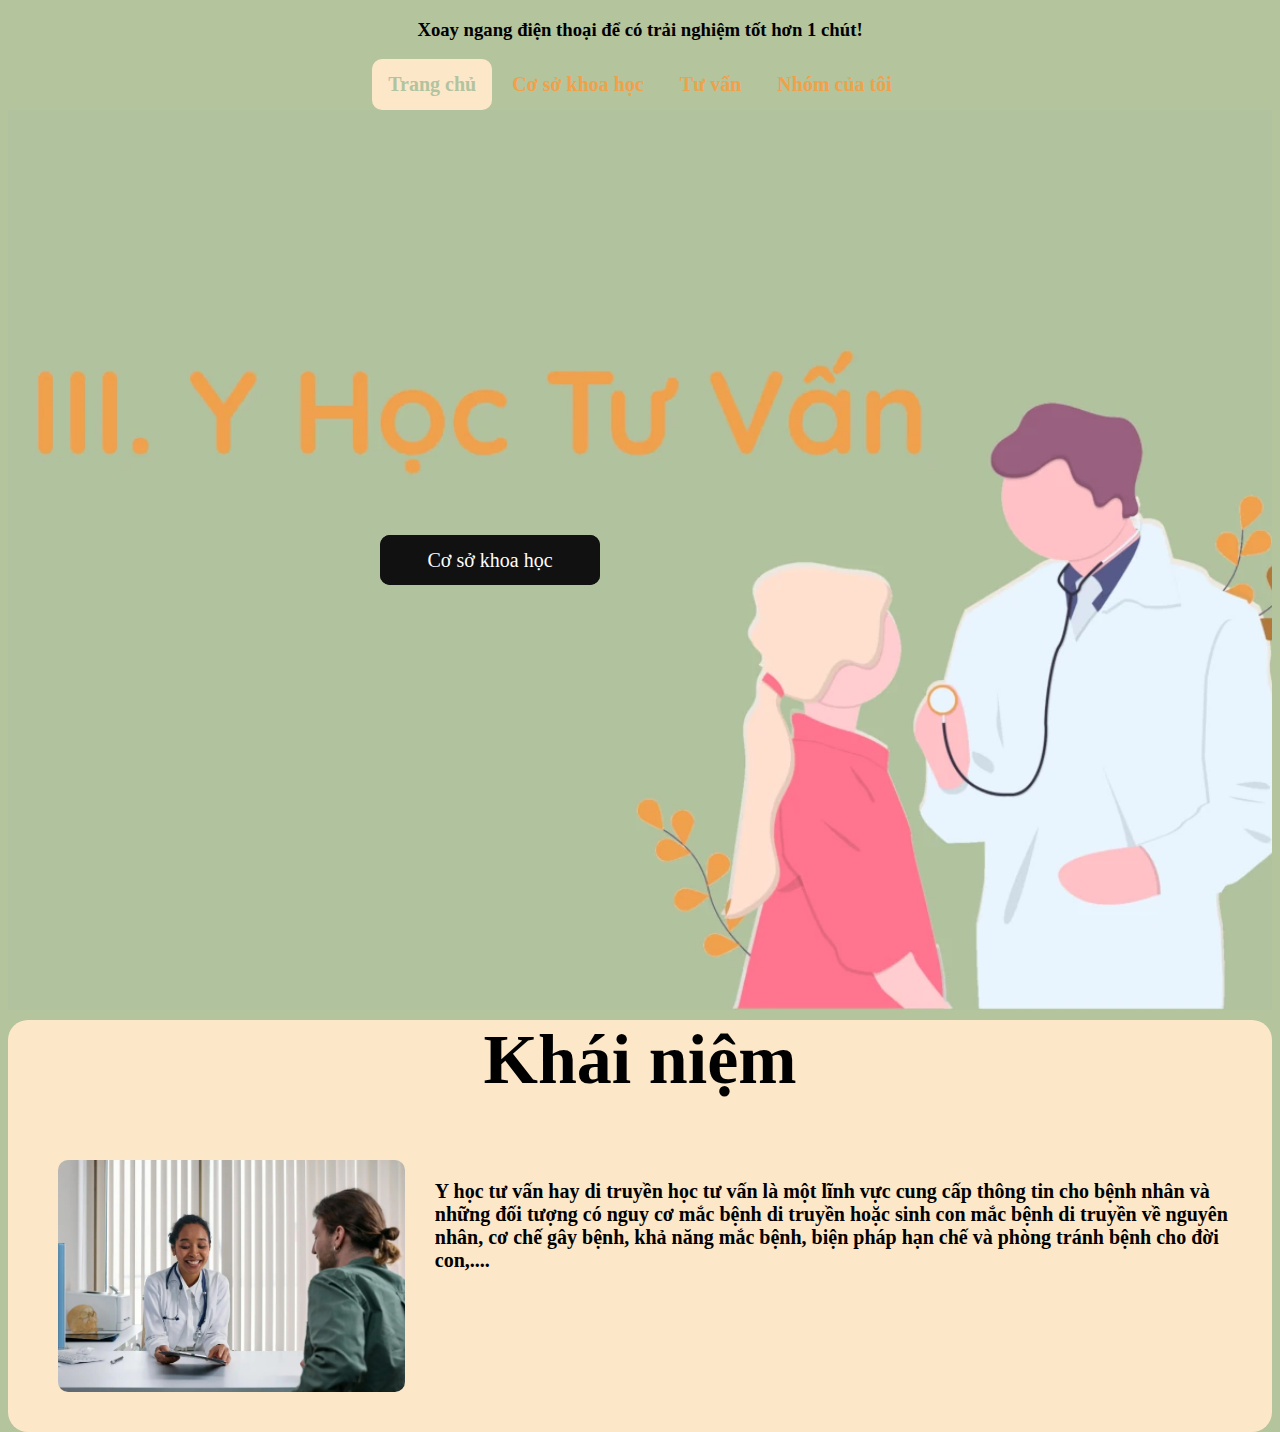
<file: index.html>
<!DOCTYPE html>
<html>

<head>
  <meta charset="utf-8">
  <meta name="author" content="Nguyễn Đức Thanh Tùng">
  <meta name="viewport" content="width=device-width">
  <title>Y Học Tư Vấn</title>
  <link rel="apple-touch-icon" sizes="180x180" href="images/apple-touch-icon.png">
  <link rel="icon" type="image/png" sizes="32x32" href="images/favicon-32x32.png">
  <link rel="icon" type="image/png" sizes="16x16" href="images/favicon-16x16.png">
  <link rel="manifest" href="/site.webmanifest">
  <link rel="stylesheet" href="style.css" type="text/css"/>
  <style>
    h3 {
      animation: fadeOut 1s forwards;
      animation-delay: 5s;
    }
  
    @keyframes fadeOut {
      to { 
        opacity: 0;
        visibility: hidden;
      }
    }
  </style>
</head>

<body width="device-width">
  <h3 style="text-align: center;color: black;" > Xoay ngang điện thoại để có trải nghiệm tốt hơn 1 chút! </h3>
  <div id="menu" class="responsive-menu" style="font-weight: bold;">
    <ul>
      <li><a href="index.html" class='active-page'>Trang chủ</a></li>
      <li><a href="about.html">Cơ sở khoa học</a></li>
      <li><a href="more.html">Tư vấn</a></li>
      <li><a href="team.html">Nhóm của tôi</a></li>
    </ul>
  </div>
  <div class="hero-image">
    <div class="hero-text">
      <a id="about-me-button" href="about.html">
        <button class="glow-on-hover" type="button" style="font-size: 20px; margin-left: -300px;">Cơ sở khoa học</button>
      </a>
    </div>
  </div>
  <div class="content-section" style="background-color:#fce8c9 ;border-radius: 20px;">
    <h1 style="text-align: center;font-size: 70px; margin-top: 10px;">Khái niệm</h1>
    <div class="container">
      <div class="image" style="text-align: center;">
        <img src="images/anh2.webp" alt="null" class="resizable-image" width="1000" style="margin-left: 20px; margin-bottom: 40px;">
      </div>
      <div class="text">
        <p style="margin-left: 30px; margin-right: 10px;font-size: 20px; margin-bottom: 2px; text-align: auto;color: black;font-weight: bold;">
          Y học tư vấn hay di truyền học tư vấn là một lĩnh vực cung cấp thông tin cho bệnh nhân và những đối tượng có nguy cơ mắc bệnh di truyền hoặc sinh con mắc bệnh di truyền về nguyên nhân, cơ chế gây bệnh, khả năng mắc bệnh, biện pháp hạn chế và phòng tránh bệnh cho đời con,....
        </p>
      </div>
    </div>
  </div>
</body>
</html>
</file>
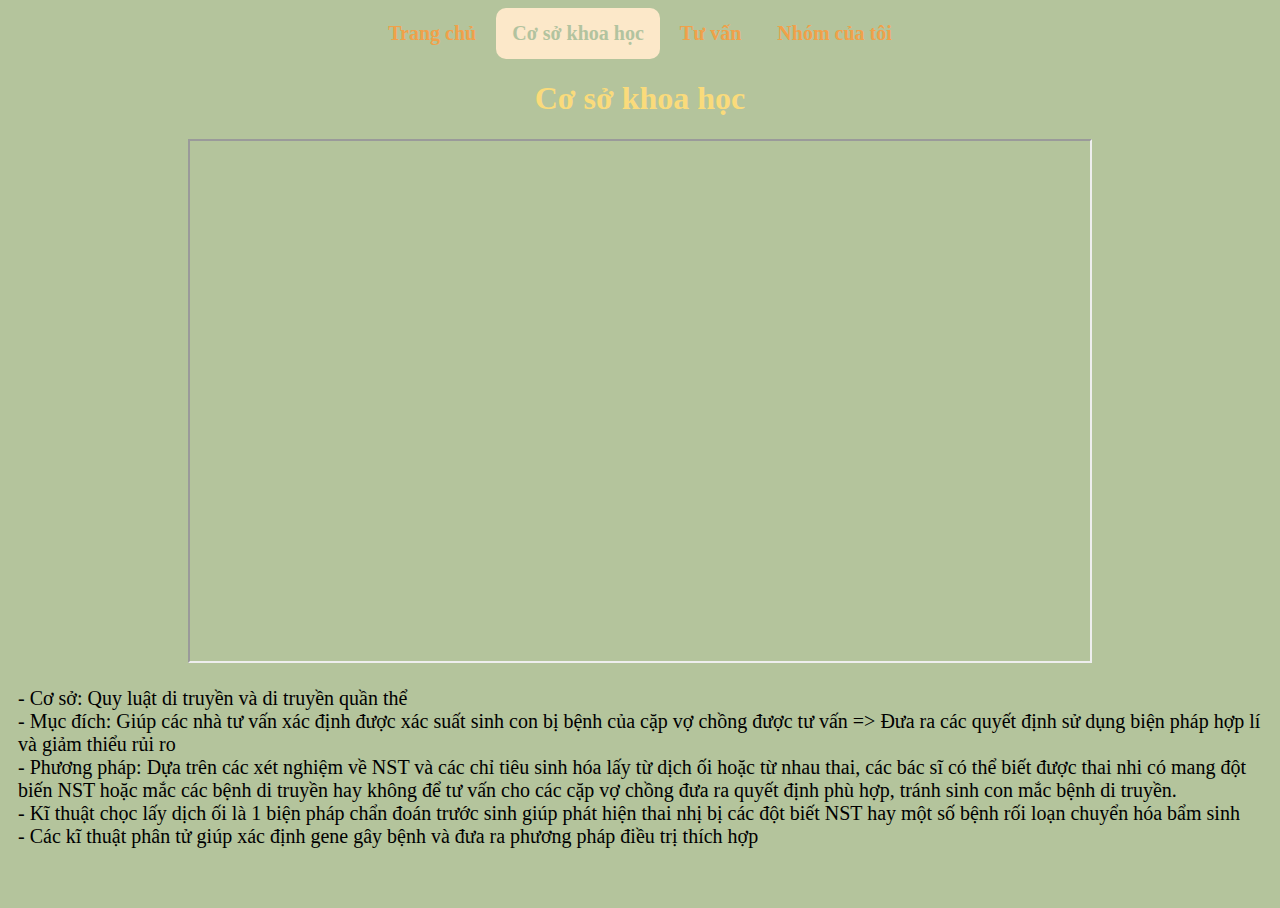
<file: about.html>
<!DOCTYPE html>
<html>

<head>
  <meta charset="utf-8">
  <meta name="author" content="Nguyễn Đức Thanh Tùng">
  <meta name="viewport" content="width=device-width">
  <title>Y Học Tư Vấn</title>
  <link rel="stylesheet" href="style.css" type="text/css"/>
</head>

<body>
  <div id="menu" style="font-weight: bold;">
    <ul>
      <li><a href="index.html">Trang chủ</a></li>
      <li><a href="about.html" class='active-page'>Cơ sở khoa học</a></li>
      <li><a href="more.html">Tư vấn</a></li>
      <li><a href="team.html">Nhóm của tôi</a></li>
    </ul>
  </div>
    <h1 style="color: #fadb7b; text-align:center;">Cơ sở khoa học</h1>
    <div style="text-align: center;">
        <iframe  width= 900 height= 520
        allowfullscreen="allowfullscreen"
        mozallowfullscreen="mozallowfullscreen" 
        msallowfullscreen="msallowfullscreen" 
        oallowfullscreen="oallowfullscreen" 
        webkitallowfullscreen="webkitallowfullscreen"
        src="https://youtube.com/embed/hGtZHq5qNd0?controls=1">
        </iframe>
    </div>
    <p style="color: black;margin-left: 10px; margin-right: 10px; font-size: 20px;">
        - Cơ sở: Quy luật di truyền và di truyền quần thể <br>
        - Mục đích: Giúp các nhà tư vấn xác định được xác suất sinh con bị bệnh của cặp vợ chồng được tư vấn => Đưa ra các quyết định sử dụng biện pháp hợp lí và giảm thiểu rủi ro <br>
        - Phương pháp: Dựa trên các xét nghiệm về NST và các chỉ tiêu sinh hóa lấy từ dịch ối hoặc từ nhau thai, các bác sĩ có thể biết được thai nhi có mang đột biến NST hoặc mắc các bệnh di truyền hay không để tư vấn cho các cặp vợ chồng đưa ra quyết định phù hợp, tránh sinh con mắc bệnh di truyền. <br>
        - Kĩ thuật chọc lấy dịch ối là 1 biện pháp chẩn đoán trước sinh giúp phát hiện thai nhị bị các đột biết NST hay một số bệnh rối loạn chuyển hóa bẩm sinh <br>
        - Các kĩ thuật phân tử giúp xác định gene gây bệnh và đưa ra phương pháp điều trị thích hợp
    </p>
</body>
</html>
</file>
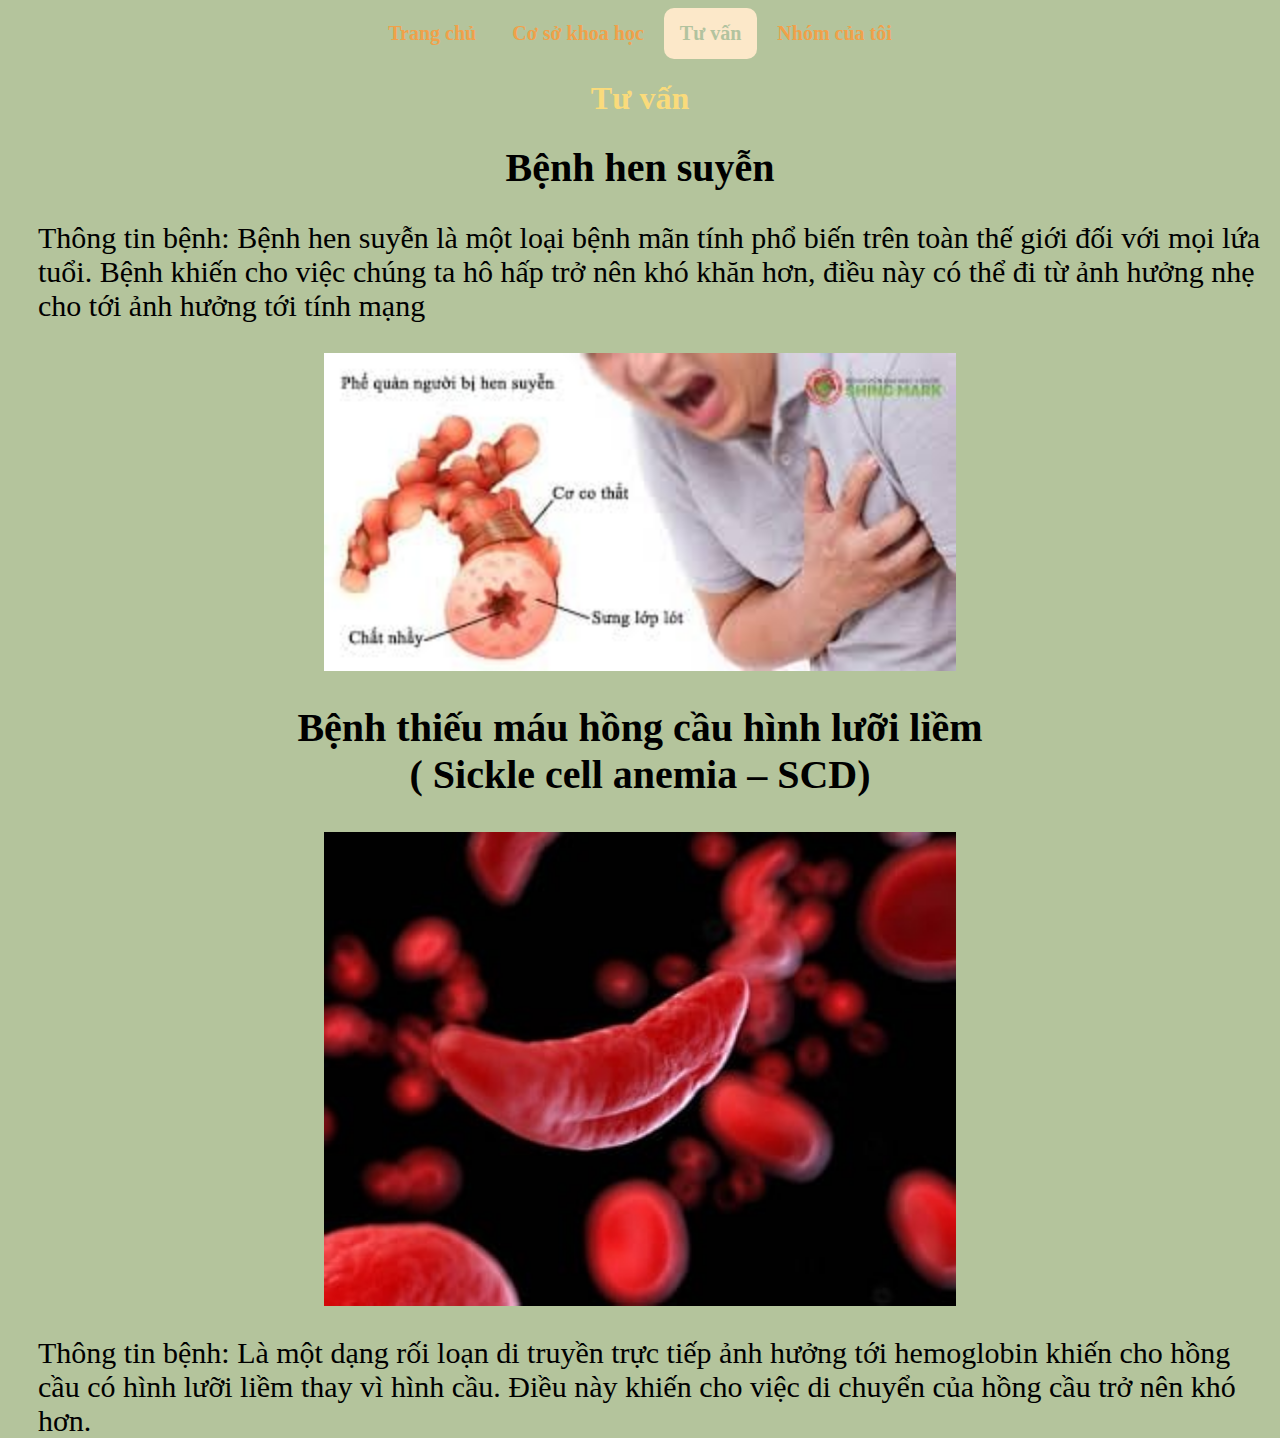
<file: more.html>
<!DOCTYPE html>
<html>

<head>
  <meta charset="utf-8">
  <meta name="author" content="Nguyễn Đức Thanh Tùng">
  <meta name="viewport" content="width=device-width">
  <title>Y Học Tư Vấn</title>
  <link rel="stylesheet" href="style.css" type="text/css"/>
</head>

<body>
  <div id="menu" style="font-weight: bold;">
    <ul>
      <li><a href="index.html">Trang chủ</a></li>
      <li><a href="about.html">Cơ sở khoa học</a></li>
      <li><a href="more.html" class='active-page'>Tư vấn</a></li>
      <li><a href="team.html">Nhóm của tôi</a></li>
    </ul>
  </div>
    <h1 style="color: #fadb7b; text-align:center;">Tư vấn</h1>
    <div>
      <h1 style="text-align: center; font-size: 40px;">Bệnh hen suyễn</h1>
      <p style="text-align:auto; font-size: 30px;margin-left: 30px;margin-right: 10px;">Thông tin bệnh: Bệnh hen suyễn là một loại bệnh mãn tính phổ biến trên toàn thế giới đối với mọi lứa tuổi. Bệnh khiến cho việc chúng ta hô hấp trở nên khó khăn hơn, điều này có thể đi từ ảnh hưởng nhẹ cho tới ảnh hưởng tới tính mạng </p>
      <img src="images/hen.webp" alt="null" class="center">
      <h2 style="text-align:center; font-size: 40px;">Bệnh thiếu máu hồng cầu hình lưỡi liềm <br> ( Sickle cell anemia – SCD)</h2>
      <img src="images/mau.webp" alt="null" class="center">
      <p style="text-align:auto; font-size: 30px;margin-left: 30px;margin-right: 10px;">Thông tin bệnh: Là một dạng rối loạn di truyền trực tiếp ảnh hưởng tới hemoglobin khiến cho hồng cầu có hình lưỡi liềm thay vì hình cầu. Điều này khiến cho việc di chuyển của hồng cầu trở nên khó hơn.</p>
    </div>
</body>
</html>
</file>
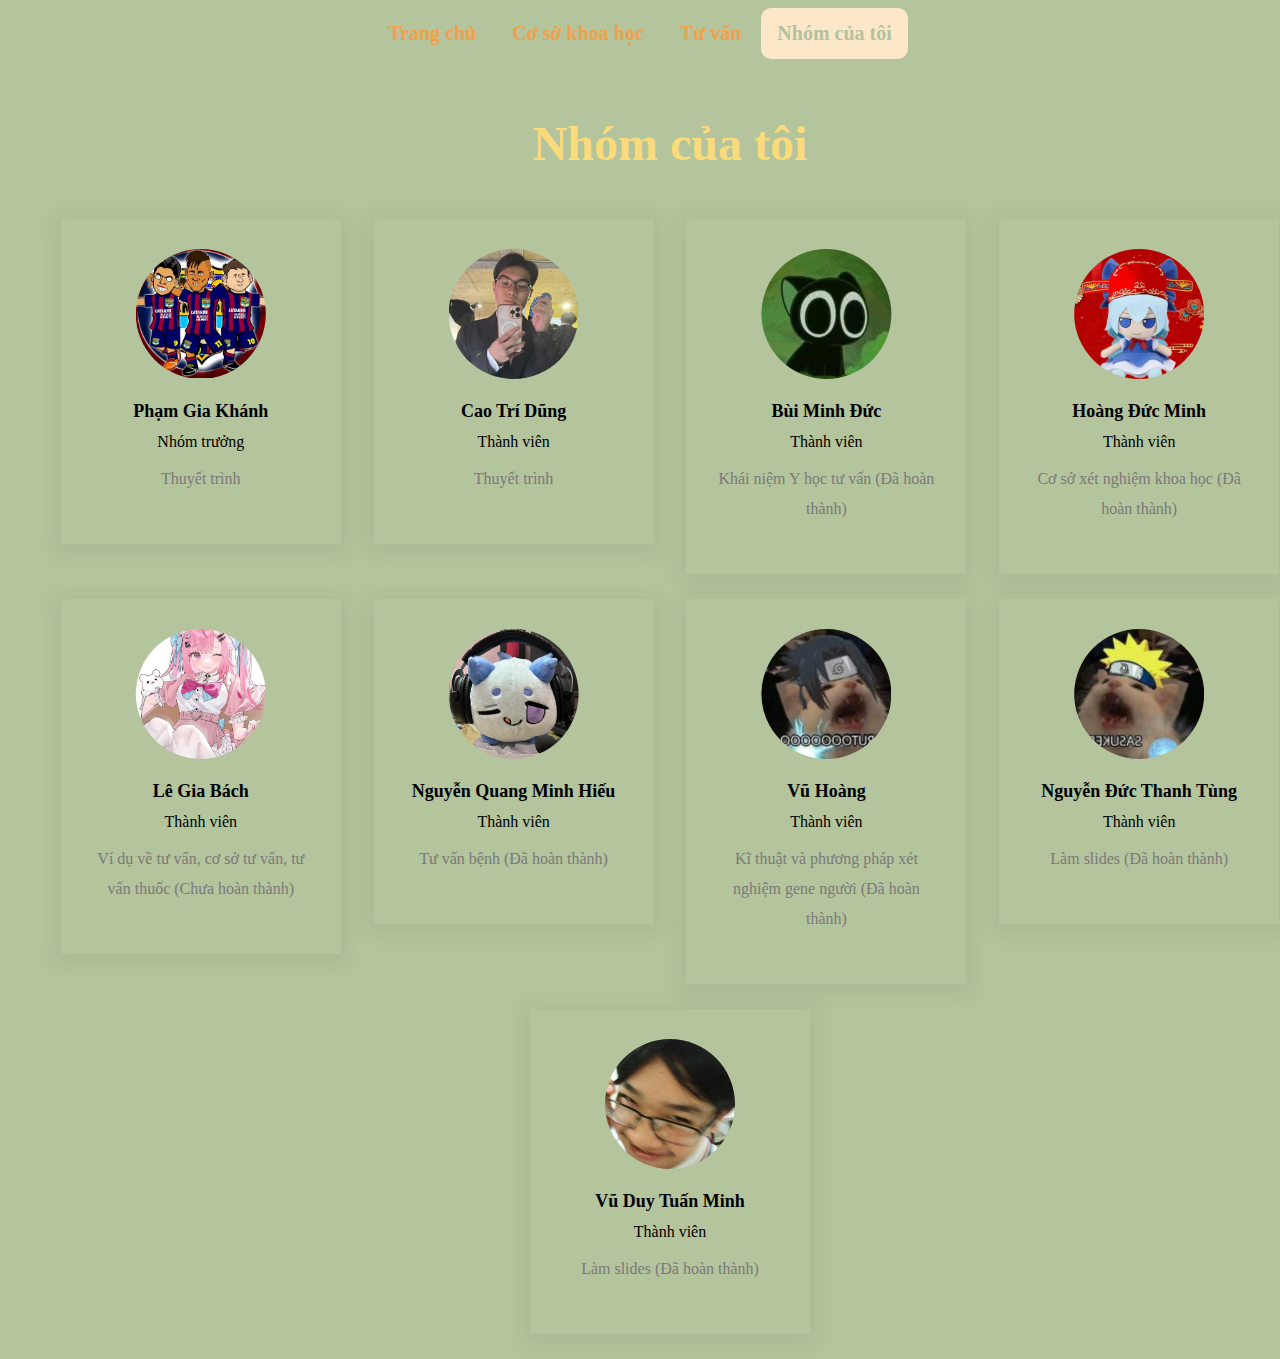
<file: team.html>
<!DOCTYPE html>
<html>

<head>
  <meta charset="utf-8">
  <meta name="author" content="Nguyễn Đức Thanh Tùng">
  <meta name="viewport" content="width=device-width">
  <title>Y Học Tư Vấn</title>
  <link rel="stylesheet" href="style.css" type="text/css"/>
</head>


<body>
    <div id="menu" style="font-weight: bold;">
        <ul>
          <li><a href="index.html">Trang chủ</a></li>
          <li><a href="about.html">Cơ sở khoa học</a></li>
          <li><a href="more.html">Tư vấn</a></li>
          <li><a href="team.html" class='active-page'>Nhóm của tôi</a></li>
        </ul>
    </div>
    <div class="responsive-container-block container">
        <p class="text-blk team-head-text" style="color: #fadb7b;">
          Nhóm của tôi
        </p>
        <div class="responsive-container-block">
          <div class="responsive-cell-block wk-desk-3 wk-ipadp-3 wk-tab-6 wk-mobile-12 card-container">
            <div class="card">
              <div class="team-image-wrapper">
                <img class="team-member-image" src="images/teams/khanh.webp">
              </div>
              <p class="text-blk name">
                Phạm Gia Khánh
              </p>
              <p class="text-blk position">
                Nhóm trưởng
              </p>
              <p class="text-blk feature-text">
                Thuyết trình
              </p>
            </div>
          </div>
          <div class="responsive-cell-block wk-desk-3 wk-ipadp-3 wk-tab-6 wk-mobile-12 card-container">
            <div class="card">
              <div class="team-image-wrapper">
                <img class="team-member-image" src="images/teams/dung.webp">
              </div>
              <p class="text-blk name">
                Cao Trí Dũng
              </p>
              <p class="text-blk position">
                Thành viên
              </p>
              <p class="text-blk feature-text">
                Thuyết trình
              </p>
            </div>
          </div>
          <div class="responsive-cell-block wk-desk-3 wk-ipadp-3 wk-tab-6 wk-mobile-12 card-container">
            <div class="card">
              <div class="team-image-wrapper">
                <img class="team-member-image" src="images/teams/duc.webp" style="scale: 120%;">
              </div>
              <p class="text-blk name">
                Bùi Minh Đức
              </p>
              <p class="text-blk position">
                Thành viên
              </p>
              <p class="text-blk feature-text">
                Khái niệm Y học tư vấn (Đã hoàn thành)
              </p>
            </div>
          </div>
          <div class="responsive-cell-block wk-desk-3 wk-ipadp-3 wk-tab-6 wk-mobile-12 card-container">
            <div class="card">
              <div class="team-image-wrapper">
                <img class="team-member-image" src="images/teams/minh.webp">
              </div>
              <p class="text-blk name">
                Hoàng Đức Minh
              </p>
              <p class="text-blk position">
                Thành viên
              </p>
              <p class="text-blk feature-text">
                Cơ sở xét nghiệm khoa học (Đã hoàn thành)
              </p>
            </div>
          </div>
          <div class="responsive-cell-block wk-desk-3 wk-ipadp-3 wk-tab-6 wk-mobile-12 card-container">
            <div class="card">
              <div class="team-image-wrapper">
                <img class="team-member-image" src="images/teams/bach.webp" style="scale: 150%;">
              </div>
              <p class="text-blk name">
                Lê Gia Bách
              </p>
              <p class="text-blk position">
                Thành viên
              </p>
              <p class="text-blk feature-text">
                Ví dụ về tư vấn, cơ sở tư vấn, tư vấn thuốc (Chưa hoàn thành)
              </p>
            </div>
          </div>
          <div class="responsive-cell-block wk-desk-3 wk-ipadp-3 wk-tab-6 wk-mobile-12 card-container">
            <div class="card">
              <div class="team-image-wrapper">
                <img class="team-member-image" src="images/teams/hieu.webp">
              </div>
              <p class="text-blk name">
                Nguyễn Quang Minh Hiếu
              </p>
              <p class="text-blk position">
                Thành viên
              </p>
              <p class="text-blk feature-text">
                Tư vấn bệnh (Đã hoàn thành)
              </p>
            </div>
          </div>
          <div class="responsive-cell-block wk-desk-3 wk-ipadp-3 wk-tab-6 wk-mobile-12 card-container">
            <div class="card">
              <div class="team-image-wrapper">
                <img class="team-member-image" src="images/teams/hoang1.webp">
              </div>
              <p class="text-blk name">
                Vũ Hoàng
              </p>
              <p class="text-blk position">
                Thành viên
              </p>
              <p class="text-blk feature-text">
                Kĩ thuật và phương pháp xét nghiệm gene người (Đã hoàn thành)
              </p>
            </div>
          </div>
          <div class="responsive-cell-block wk-desk-3 wk-ipadp-3 wk-tab-6 wk-mobile-12 card-container">
            <div class="card">
              <div class="team-image-wrapper">
                <img class="team-member-image" src="images/teams/tung1.webp">
              </div>
              <p class="text-blk name">
                Nguyễn Đức Thanh Tùng
              </p>
              <p class="text-blk position">
                Thành viên
              </p>
              <p class="text-blk feature-text">
                Làm slides (Đã hoàn thành)
              </p>
            </div>
          </div>
          <div class="responsive-cell-block wk-desk-3 wk-ipadp-3 wk-tab-6 wk-mobile-12 card-container">
            <div class="card">
              <div class="team-image-wrapper">
                <img class="team-member-image" src="images/teams/tminh.webp" style="scale: 150%;">
              </div>
              <p class="text-blk name">
                Vũ Duy Tuấn Minh
              </p>
              <p class="text-blk position">
                Thành viên
              </p>
              <p class="text-blk feature-text">
                Làm slides (Đã hoàn thành)
              </p>
            </div>
          </div>
        </div>
      </div>
</body>
</file>
<file: style.css>
body, html {
    height: 100%;
    background-color: #b4c49c;
  }
  /* menu */
  ul {
    list-style-type: none;
    text-align: center;
    margin: 0;
    padding: 0;
    overflow: hidden;
    background-color: transparent;
    color: #f0a14a;
  }
  ul li{
    display: inline-block;
    float: none;
}
  ul li a.active-page
{
  background-color:#fce8c9;
  border-radius: 10px;
  color: #b2c39f;
}
  
  a {
    display: block;
    color: #f0a14a;
    text-align: center;
    padding: 14px 16px;
    text-decoration: none;
    text-align: center;
    font-size: 20px;
    
  }
  /* Change the link color to #111 (black) on hover */
  a:hover {
    background-color: #fadb7b;
    color: #FF4500;
    border-radius: 10px;
  }
  li{
    float: left;
  }
  
  .hero-image {
  background-image: url("images/1banner.webp");
  
  height: 100%;
  width: 100%;
  
  background-position: center;
  background-repeat: no-repeat;
  background-size: cover;
  position: relative;
  background-color: #B1C29E;
  }
  .hero-text {
  text-align: center;
  position: absolute;
  top: 50%;
  left: 50%;
  transform: translate(-50%, -50%);
  color: white;
  }
  
  #about-me-button {
    padding: 0;
    border:none;
    outline:none;
    border-radius: 10px;
  }
  .glow-on-hover {
    width: 220px;
    height: 50px;
    border: none;
    outline: none;
    color: #fff;
    background: #111;
    cursor: pointer;
    position: relative;
    z-index: 0;
    border-radius: 10px;
  }
  
  .glow-on-hover:before {
    content: '';
    background: linear-gradient(45deg, #ff0000, #ff7300, #fffb00, #48ff00, #00ffd5, #002bff, #7a00ff, #ff00c8, #ff0000);
    position: absolute;
    top: -2px;
    left:-2px;
    background-size: 400%;
    z-index: -1;
    filter: blur(5px);
    width: calc(100% + 4px);
    height: calc(100% + 4px);
    animation: glowing 20s linear infinite;
    opacity: 0;
    transition: opacity .3s ease-in-out;
    border-radius: 10px;
  }
  
  .glow-on-hover:active {
    color: #000;
    border-radius: 10px;
  }
  
  .glow-on-hover:active:after {
    background-color: transparent;
    border-radius: 10px;
  }
  
  .glow-on-hover:hover:before {
    opacity: 1;
    border-radius: 10px;
  }
  
  .glow-on-hover:after {
    z-index: -1;
    content: '';
    position: absolute;
    width: 100%;
    height: 100%;
    background: #111;
    left: 0;
    top: 0;
    border-radius: 10px;
  }
  
  @keyframes glowing {
    0% { background-position: 0 0; }
    50% { background-position: 400% 0; }
    100% { background-position: 0 0; }
  }
  
  
  .container {
    display: flex;
  }
  
  img {
    max-width: 100%;
    max-height:100%;
  }
  
  .text {
    font-size: 20px;
    padding-left: 20px;
  }
  
  th, td {
    padding: 5px;
    text-align: left;
  }
  
  .center {
    display: block;
    margin-left: auto;
    margin-right: auto;
    width: 50%;
  }
  .resizable-image {
    display: block;
    margin: auto;
    border-radius: 10px;
}


* {
  font-family: 'Times New Roman', Times, serif;
}

.responsive-cell-block {
  min-height: 75px;
}

.text-blk {
  margin-top: 0px;
  margin-right: 0px;
  margin-bottom: 0px;
  margin-left: 0px;
  line-height: 25px;
}

.responsive-container-block {
  min-height: 75px;
  height: fit-content;
  width: 100%;
  display: flex;
  flex-wrap: wrap;
  margin-top: 0px;
  margin-right: auto;
  margin-bottom: 0px;
  margin-left: auto;
  justify-content: space-evenly;
}

.team-head-text {
  font-size: 48px;
  font-weight: 900;
  text-align: center;
}

.team-head-text {
  line-height: 50px;
  width: 100%;
  margin-top: 0px;
  margin-right: 0px;
  margin-bottom: 50px;
  margin-left: 0px;
}

.container {
  max-width: 1380px;
  margin-top: 60px;
  margin-right: auto;
  margin-bottom: 60px;
  margin-left: auto;
  padding-top: 0px;
  padding-right: 30px;
  padding-bottom: 0px;
  padding-left: 30px;
}

.card {
  text-align: center;
  box-shadow: rgba(0, 0, 0, 0.05) 0px 4px 20px 7px;
  display: flex;
  flex-direction: column;
  align-items: center;
  padding-top: 30px;
  padding-right: 25px;
  padding-bottom: 30px;
  padding-left: 25px;
}

.card-container {
  width: 280px;
  margin-top: 0px;
  margin-right: 10px;
  margin-bottom: 25px;
  margin-left: 10px;
}

.name {
  margin-top: 20px;
  margin-right: 0px;
  margin-bottom: 5px;
  margin-left: 0px;
  font-size: 18px;
  font-weight: 800;
}

.position {
  margin-top: 0px;
  margin-right: 0px;
  margin-bottom: 10px;
  margin-left: 0px;
}

.feature-text {
  margin-top: 0px;
  margin-right: 0px;
  margin-bottom: 20px;
  margin-left: 0px;
  color: rgb(122, 122, 122);
  line-height: 30px;
}

.social-icons {
  width: 70px;
  display: flex;
  justify-content: space-between;
}

.team-image-wrapper {
  clip-path: circle(50% at 50% 50%);
  width: 130px;
  height: 130px;
}

.team-member-image {
  max-width: 100%;
}

@media (max-width: 500px) {
  .card-container {
    width: 100%;
    margin-top: 0px;
    margin-right: 0px;
    margin-bottom: 25px;
    margin-left: 0px;
  }
}
</file>
